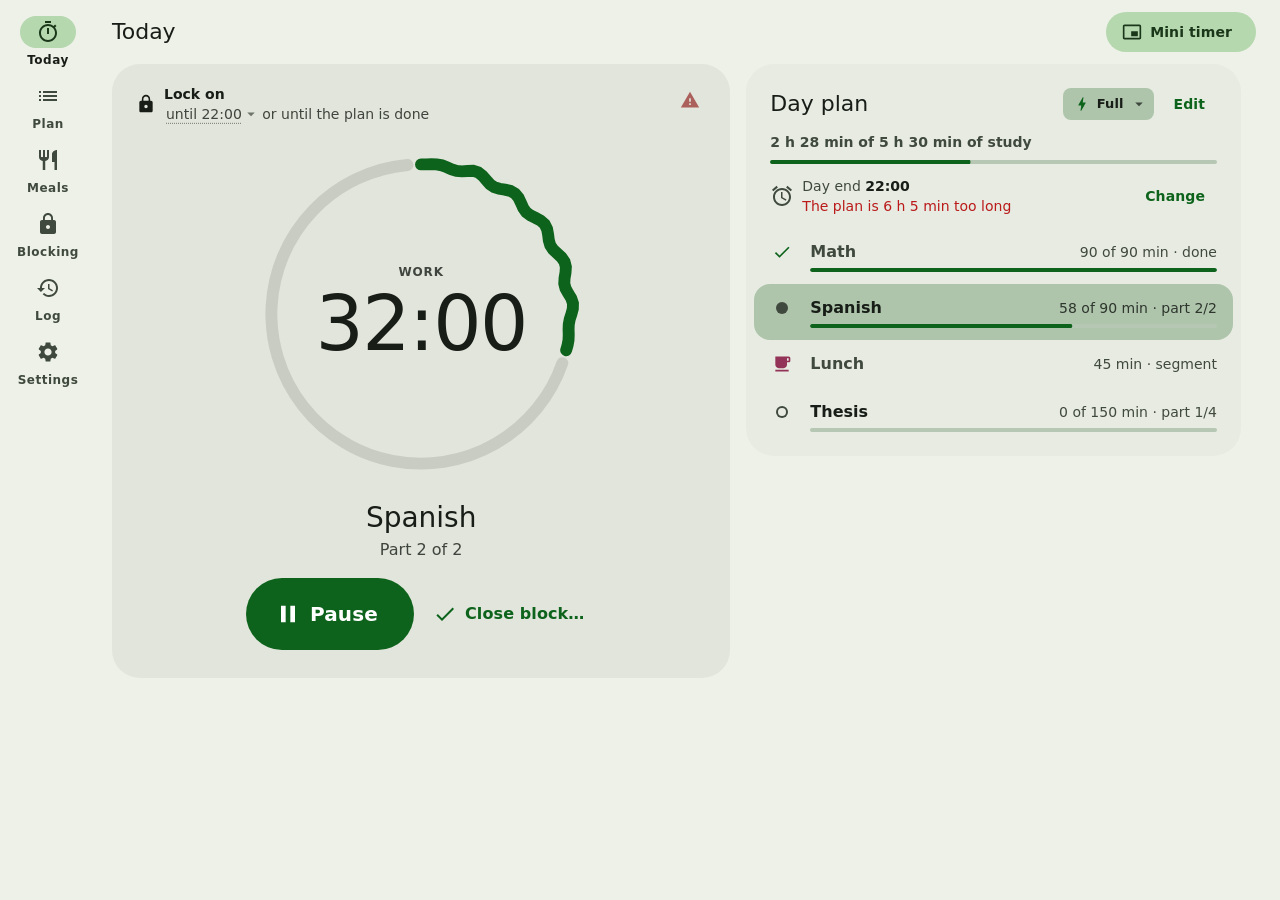
<file: ui/index.html>
<!doctype html>
<html lang="ru">
<head>
  <meta charset="utf-8">
  <meta name="viewport" content="width=device-width, initial-scale=1">
  <title>ClockManage</title>
  <link rel="stylesheet" href="css/scheme-default.css">
  <link rel="stylesheet" href="css/m3.css">
  <link rel="stylesheet" href="css/main.css">
</head>
<body>
  <div class="app">
    <nav class="nav" id="nav"></nav>
    <main class="content">
      <header class="topbar">
        <h1 id="screen-title" class="title-l"></h1>
        <div id="top-actions" class="top-actions"></div>
      </header>
      <div id="banner" class="banner" hidden></div>
      <div id="view" class="view"></div>
    </main>
  </div>
  <div id="snackbar" class="snackbar" popover="manual" role="status" aria-live="polite"><span id="snack-text"></span><button id="snack-act" class="btn text interactive" hidden></button></div>
  <script type="module" src="js/main.js"></script>
</body>
</html>
</file>
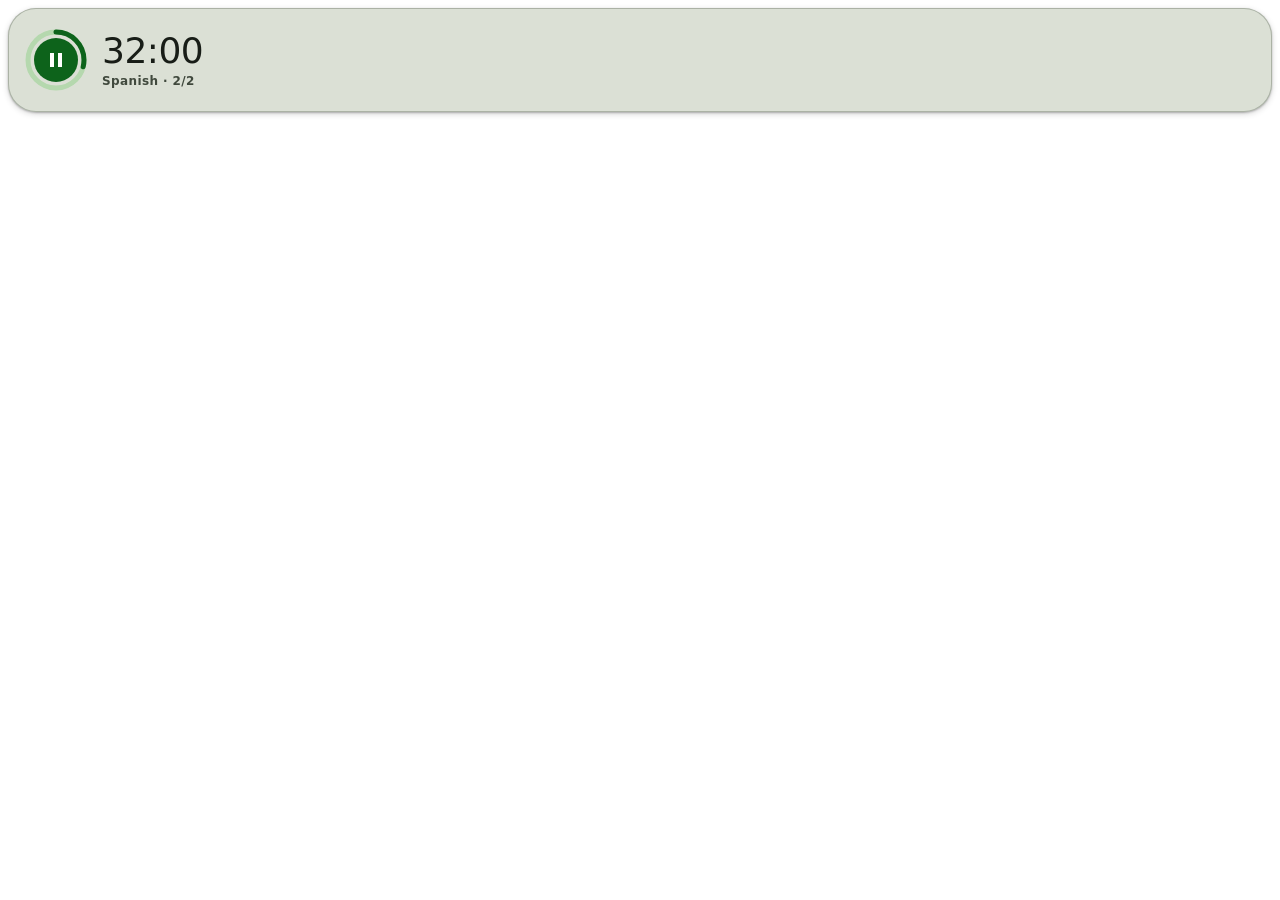
<file: ui/mini.html>
<!doctype html>
<html lang="ru">
<head>
  <meta charset="utf-8">
  <meta name="viewport" content="width=device-width, initial-scale=1">
  <title>ClockManage</title>
  <link rel="stylesheet" href="css/scheme-default.css">
  <link rel="stylesheet" href="css/m3.css">
  <link rel="stylesheet" href="css/mini.css">
</head>
<body>
  <div id="mini" class="mini" data-kind="idle">
    <div class="ring-wrap">
      <svg class="ring" viewBox="0 0 64 64" aria-hidden="true">
        <circle class="track" cx="32" cy="32" r="28"/>
        <circle class="bar" id="bar" cx="32" cy="32" r="28" pathLength="100"/>
      </svg>
      <button id="primary" class="icon-btn filled interactive main-btn"></button>
    </div>
    <div class="info">
      <div id="time" class="time tnum">--:--</div>
      <div id="label" class="label ellipsis">ClockManage</div>
    </div>
    <div class="tools">
      <button id="open" class="icon-btn sm interactive"></button>
      <button id="close" class="icon-btn sm interactive"></button>
    </div>
  </div>
  <script type="module" src="js/mini.js"></script>
</body>
</html>
</file>
<file: ui/css/scheme-default.css>
/* Default scheme (seed #2E7D32, fidelity) — replaced at runtime by js/theme.js. */
:root {
  --md-sys-color-primary: #0d631b;
  --md-sys-color-on-primary: #ffffff;
  --md-sys-color-primary-container: #2e7d32;
  --md-sys-color-on-primary-container: #cbffc2;
  --md-sys-color-inverse-primary: #88d982;
  --md-sys-color-secondary: #476644;
  --md-sys-color-on-secondary: #ffffff;
  --md-sys-color-secondary-container: #c6e9be;
  --md-sys-color-on-secondary-container: #4c6a48;
  --md-sys-color-tertiary: #923357;
  --md-sys-color-on-tertiary: #ffffff;
  --md-sys-color-tertiary-container: #b14b6f;
  --md-sys-color-on-tertiary-container: #ffedf0;
  --md-sys-color-error: #ba1a1a;
  --md-sys-color-on-error: #ffffff;
  --md-sys-color-error-container: #ffdad6;
  --md-sys-color-on-error-container: #93000a;
  --md-sys-color-surface: #edf1e7;
  --md-sys-color-on-surface: #181d17;
  --md-sys-color-surface-variant: #d1dccb;
  --md-sys-color-on-surface-variant: #40493d;
  --md-sys-color-surface-dim: #cdd1c8;
  --md-sys-color-surface-bright: #edf1e7;
  --md-sys-color-surface-container-lowest: #f6f5f0;
  --md-sys-color-surface-container-low: #e7ebe1;
  --md-sys-color-surface-container: #e1e5db;
  --md-sys-color-surface-container-high: #dbe0d5;
  --md-sys-color-surface-container-highest: #d6dad0;
  --md-sys-color-inverse-surface: #2d322b;
  --md-sys-color-inverse-on-surface: #eef2e8;
  --md-sys-color-outline: #707a6c;
  --md-sys-color-outline-variant: #bfcaba;
  --md-sys-color-scrim: #000000;
  --md-sys-color-shadow: #000000;
}
@media (prefers-color-scheme: dark) {
  :root {
    --md-sys-color-primary: #88d982;
    --md-sys-color-on-primary: #003909;
    --md-sys-color-primary-container: #2e7d32;
    --md-sys-color-on-primary-container: #cbffc2;
    --md-sys-color-inverse-primary: #1b6d24;
    --md-sys-color-secondary: #add0a6;
    --md-sys-color-on-secondary: #1a3719;
    --md-sys-color-secondary-container: #304e2e;
    --md-sys-color-on-secondary-container: #9cbe95;
    --md-sys-color-tertiary: #ffb1c7;
    --md-sys-color-on-tertiary: #610931;
    --md-sys-color-tertiary-container: #b14b6f;
    --md-sys-color-on-tertiary-container: #ffedf0;
    --md-sys-color-error: #ffb4ab;
    --md-sys-color-on-error: #690005;
    --md-sys-color-error-container: #93000a;
    --md-sys-color-on-error-container: #ffdad6;
    --md-sys-color-surface: #10150f;
    --md-sys-color-on-surface: #e0e4da;
    --md-sys-color-surface-variant: #40493d;
    --md-sys-color-on-surface-variant: #bfcaba;
    --md-sys-color-surface-dim: #10150f;
    --md-sys-color-surface-bright: #363b34;
    --md-sys-color-surface-container-lowest: #0b0f0a;
    --md-sys-color-surface-container-low: #181d17;
    --md-sys-color-surface-container: #1c211b;
    --md-sys-color-surface-container-high: #262b25;
    --md-sys-color-surface-container-highest: #31362f;
    --md-sys-color-inverse-surface: #e0e4da;
    --md-sys-color-inverse-on-surface: #2d322b;
    --md-sys-color-outline: #8a9485;
    --md-sys-color-outline-variant: #40493d;
    --md-sys-color-scrim: #000000;
    --md-sys-color-shadow: #000000;
  }
}
</file>
<file: ui/css/m3.css>
/* ClockManage — Material 3 system: tokens + components shared by all windows. */

:root {
  /* Typography (M3 type scale on the system font) */
  --font: "Segoe UI Variable Text", "Segoe UI", system-ui, -apple-system, Roboto, sans-serif;
  --font-display: "Segoe UI Variable Display", "Segoe UI", system-ui, -apple-system, Roboto, sans-serif;

  /* Shape */
  --shape-xs: 4px;
  --shape-s: 8px;
  --shape-m: 12px;
  --shape-l: 16px;
  --shape-xl: 28px;
  --shape-full: 999px;

  /* Motion */
  --dur-s1: 100ms;
  --dur-s2: 150ms;
  --dur-m1: 250ms;
  --dur-m2: 300ms;
  --dur-l1: 400ms;
  --dur-l2: 500ms;
  --ease: cubic-bezier(.2, 0, 0, 1);
  --ease-decel: cubic-bezier(0, 0, 0, 1);
  --ease-accel: cubic-bezier(.3, 0, 1, 1);
  --ease-emph-decel: cubic-bezier(.05, .7, .1, 1);
  --ease-emph-accel: cubic-bezier(.3, 0, .8, .15);
  /* M3 Expressive springs, rendered as real spring curves (CSS linear()).
     Tokens from Material Components: spatial damping .8 (stiffness 200/380), fast spatial
     damping .6 / 800, effects damping 1. The curve shape depends only on damping; stiffness
     only sets how long it runs, so each curve comes with its durations. */
  --spring: linear(0, 0.022, 0.078, 0.155, 0.245, 0.339, 0.432, 0.521, 0.603, 0.677, 0.742, 0.799, 0.846, 0.886, 0.919, 0.945, 0.966, 0.982, 0.994, 1.002, 1.008, 1.012, 1.014, 1.015, 1.015, 1.014, 1.013, 1.012, 1.011, 1.009, 1.008, 1.007, 1.005, 1.004, 1.003, 1.003, 1);
  --spring-fast: linear(0, 0.033, 0.118, 0.235, 0.367, 0.503, 0.631, 0.748, 0.847, 0.929, 0.992, 1.038, 1.069, 1.087, 1.094, 1.094, 1.087, 1.077, 1.065, 1.052, 1.04, 1.028, 1.018, 1.01, 1.003, 0.998, 0.994, 0.992, 0.991, 0.991, 0.991, 0.992, 0.993, 0.995, 0.996, 0.997, 1);
  --spring-effects: linear(0, 0.068, 0.207, 0.361, 0.503, 0.623, 0.72, 0.794, 0.851, 0.893, 0.923, 0.946, 0.962, 0.973, 0.981, 0.987, 0.991, 0.994, 0.996, 0.997, 1);
  --dur-spring-fast: 350ms;   /* small things: icons, chips, presses */
  --dur-spring: 420ms;        /* buttons, rows, shape morphs */
  --dur-spring-slow: 600ms;   /* big surfaces, cards, screens */
  --dur-effects: 220ms;       /* colour and opacity */
  --dur-effects-slow: 320ms;

  --focus-ring: 3px solid var(--md-sys-color-secondary);

  /* Calm tints for "category" surfaces (day kinds, badges, progress tracks): a little of the
     accent over a neutral container. Unlike *-container roles they never turn into the raw,
     fully saturated seed colour (the "fidelity" scheme does that, loudly in the dark theme). */
  --tint-strong: color-mix(in srgb, var(--md-sys-color-primary) 22%, var(--md-sys-color-surface-container-high));
  --tint-soft: color-mix(in srgb, var(--md-sys-color-primary) 9%, var(--md-sys-color-surface-container-high));
  --track: color-mix(in srgb, var(--md-sys-color-primary) 16%, var(--md-sys-color-surface-container-highest));
}

* { box-sizing: border-box; }
[hidden] { display: none !important; }

html, body { margin: 0; height: 100%; }

body {
  font-family: var(--font);
  font-size: 14px;
  line-height: 20px;
  color: var(--md-sys-color-on-surface);
  background: var(--md-sys-color-surface);
  -webkit-font-smoothing: antialiased;
  user-select: none;
}

input, textarea, button, select { font: inherit; color: inherit; }

.tnum { font-variant-numeric: tabular-nums; font-feature-settings: "tnum"; }

/* ---- type scale ---- */
.display-l { font: 400 57px/64px var(--font-display); letter-spacing: -.25px; }
.display-m { font: 400 45px/52px var(--font-display); }
.headline-l { font: 400 32px/40px var(--font-display); }
.headline-m { font: 400 28px/36px var(--font-display); }
.headline-s { font: 400 24px/32px var(--font-display); }
.title-l { font: 400 22px/28px var(--font-display); }
.title-m { font: 600 16px/24px var(--font); letter-spacing: .15px; }
.title-s { font: 600 14px/20px var(--font); letter-spacing: .1px; }
.body-l { font: 400 16px/24px var(--font); letter-spacing: .15px; }
.body-m { font: 400 14px/20px var(--font); letter-spacing: .25px; }
.body-s { font: 400 12px/16px var(--font); letter-spacing: .4px; }
.label-l { font: 600 14px/20px var(--font); letter-spacing: .1px; }
.label-m { font: 600 12px/16px var(--font); letter-spacing: .5px; }
.muted { color: var(--md-sys-color-on-surface-variant); }

h1, h2, h3, h4, p { margin: 0; }

/* ---- icons ---- */
.icon { width: 24px; height: 24px; flex: none; fill: currentColor; display: block; }
.icon.s18 { width: 18px; height: 18px; }
.icon.s20 { width: 20px; height: 20px; }

/* ---- state layer + ripple (shared by interactive components) ---- */
.interactive { position: relative; overflow: hidden; isolation: isolate; cursor: pointer; -webkit-tap-highlight-color: transparent; }
.interactive::before {
  content: ""; position: absolute; inset: 0; border-radius: inherit;
  background: currentColor; opacity: 0; pointer-events: none;
  transition: opacity var(--dur-s2) linear;
  z-index: -1;
}
.interactive:hover::before { opacity: .08; }
.interactive:focus-visible::before, .interactive:active::before { opacity: .1; }
.interactive:focus-visible { outline: var(--focus-ring); outline-offset: 2px; }
/* M3 ripple: soft-edged circle grows from the touch point, holds while pressed,
   fades after release. */
.ripple {
  position: absolute; border-radius: 50%; pointer-events: none; z-index: -1;
  background: radial-gradient(closest-side, currentColor 0%, currentColor 62%, transparent 100%);
  opacity: .18; transform: scale(.08);
  animation: ripple-grow 480ms var(--ease-decel) forwards;
  transition: opacity 360ms linear;
}
.ripple.out { opacity: 0; }
@keyframes ripple-grow { to { transform: scale(1); } }

/* ---- buttons: pill that morphs to a squarer shape on press (M3 Expressive) ---- */
.btn {
  --h: 40px;
  display: inline-flex; align-items: center; justify-content: center; gap: 8px;
  height: var(--h); min-width: 64px; padding: 0 24px;
  border: 0; border-radius: var(--shape-full);
  font: 600 14px/20px var(--font); letter-spacing: .1px; white-space: nowrap;
  transition:
    border-radius var(--dur-spring) var(--spring),
    transform var(--dur-spring) var(--spring-fast),
    background-color var(--dur-s2) linear,
    box-shadow var(--dur-s2) linear,
    color var(--dur-s2) linear;
}
/* Press: the pill squares up and sinks a little (fast, no bounce); release springs back. */
.btn:active:not(:disabled) { border-radius: var(--shape-m); transform: scale(.95); transition-duration: 120ms; transition-timing-function: var(--ease); }
.btn .icon { transition: transform var(--dur-spring-fast) var(--spring-fast); }
.btn:hover:not(:disabled) .icon { transform: scale(1.1) rotate(-4deg); }
.btn:active:not(:disabled) .icon { transform: scale(.82); transition-duration: 90ms; }
.btn.released .icon { animation: icon-hop var(--dur-spring) var(--spring-fast); }
@keyframes icon-hop { from { transform: scale(.78); } }
.btn .icon { width: 20px; height: 20px; margin-left: -8px; }
.btn.lg { --h: 56px; padding: 0 28px; font-size: 16px; line-height: 24px; border-radius: var(--shape-full); }
.btn.lg .icon { width: 24px; height: 24px; }
.btn.lg:active:not(:disabled) { border-radius: var(--shape-l); }
.btn.xl { --h: 72px; padding: 0 36px; font: 600 20px/28px var(--font-display); }
.btn.xl .icon { width: 28px; height: 28px; }
.btn.xl:active:not(:disabled) { border-radius: 20px; }

.btn.filled { background: var(--md-sys-color-primary); color: var(--md-sys-color-on-primary); }
.btn.filled:hover:not(:disabled) { box-shadow: 0 1px 2px rgb(0 0 0 / .3), 0 1px 3px 1px rgb(0 0 0 / .15); }
.btn.tonal { background: var(--md-sys-color-secondary-container); color: var(--md-sys-color-on-secondary-container); }
.btn.outlined { background: transparent; color: var(--md-sys-color-primary); box-shadow: inset 0 0 0 1px var(--md-sys-color-outline-variant); }
.btn.text { background: transparent; color: var(--md-sys-color-primary); padding: 0 12px; min-width: 48px; }
.btn.text .icon { margin-left: -4px; }
.btn.danger { color: var(--md-sys-color-error); }
.btn.filled.danger { background: var(--md-sys-color-error); color: var(--md-sys-color-on-error); }
.btn:disabled, .btn.filled:disabled, .btn.tonal:disabled, .btn.filled.danger:disabled {
  cursor: default;
  color: color-mix(in srgb, var(--md-sys-color-on-surface) 38%, transparent);
  background: color-mix(in srgb, var(--md-sys-color-on-surface) 12%, transparent);
  box-shadow: none;
}
.btn.text:disabled, .btn.outlined:disabled { background: transparent; }
.btn:disabled::before { display: none; }
.btn[aria-busy="true"] { pointer-events: none; }

/* Icon buttons */
.icon-btn {
  width: 40px; height: 40px; border: 0; border-radius: var(--shape-full);
  display: inline-grid; place-items: center; flex: none;
  background: transparent; color: var(--md-sys-color-on-surface-variant);
  transition: border-radius var(--dur-spring) var(--spring), transform var(--dur-spring) var(--spring-fast), background-color var(--dur-s2) linear;
}
.icon-btn:active:not(:disabled) { border-radius: var(--shape-m); transform: scale(.9); transition-duration: 120ms; transition-timing-function: var(--ease); }
.icon-btn .icon { transition: transform var(--dur-spring-fast) var(--spring-fast); }
.icon-btn:hover:not(:disabled) .icon { transform: scale(1.1); }
.icon-btn.tonal { background: var(--md-sys-color-secondary-container); color: var(--md-sys-color-on-secondary-container); }
.icon-btn.filled { background: var(--md-sys-color-primary); color: var(--md-sys-color-on-primary); }
.icon-btn.sm { width: 32px; height: 32px; }
.icon-btn.sm .icon { width: 20px; height: 20px; }
.icon-btn:disabled { color: color-mix(in srgb, var(--md-sys-color-on-surface) 38%, transparent); cursor: default; }
.icon-btn:disabled::before { display: none; }

/* ---- text fields (outlined) ---- */
.field { display: flex; flex-direction: column; gap: 4px; min-width: 0; }
.field > label { font: 600 12px/16px var(--font); letter-spacing: .5px; color: var(--md-sys-color-on-surface-variant); padding-left: 4px; }
.field input, .field textarea, .field select {
  height: 48px; padding: 0 14px; min-width: 0; width: 100%;
  border: 1px solid var(--md-sys-color-outline); border-radius: var(--shape-xs);
  background: transparent; color: var(--md-sys-color-on-surface);
  font: 400 16px/24px var(--font); user-select: text;
  transition: border-color var(--dur-s2) linear, box-shadow var(--dur-s2) linear;
}
.field textarea { height: auto; padding: 12px 14px; resize: vertical; }
.field input:hover, .field textarea:hover { border-color: var(--md-sys-color-on-surface); }
.field input:focus, .field textarea:focus, .field select:focus {
  outline: none; border-color: var(--md-sys-color-primary);
  box-shadow: inset 0 0 0 1px var(--md-sys-color-primary);
}
.field input:disabled { opacity: .38; }
.field .support { font: 400 12px/16px var(--font); color: var(--md-sys-color-on-surface-variant); padding-left: 4px; }
.field.invalid input, .field.invalid textarea { border-color: var(--md-sys-color-error); box-shadow: inset 0 0 0 1px var(--md-sys-color-error); }
.field.invalid .support { color: var(--md-sys-color-error); }
input[type="number"]::-webkit-inner-spin-button { opacity: 0; }

/* ---- switch ---- */
.switch {
  appearance: none; -webkit-appearance: none; margin: 0; flex: none; cursor: pointer;
  position: relative; width: 52px; height: 32px; border-radius: var(--shape-full);
  background: var(--md-sys-color-surface-container-highest);
  box-shadow: inset 0 0 0 2px var(--md-sys-color-outline);
  transition: background-color var(--dur-m1) var(--ease), box-shadow var(--dur-m1) var(--ease);
}
.switch::after {
  content: ""; position: absolute; top: 8px; left: 8px; width: 16px; height: 16px; border-radius: 50%;
  background: var(--md-sys-color-outline);
  transition: transform var(--dur-spring) var(--spring-fast), width var(--dur-spring-fast) var(--spring), height var(--dur-spring-fast) var(--spring), top var(--dur-spring-fast) var(--spring), left var(--dur-spring-fast) var(--spring), background-color var(--dur-effects) linear;
}
.switch:checked { background: var(--md-sys-color-primary); box-shadow: none; }
.switch:checked::after { transform: translateX(20px); width: 24px; height: 24px; top: 4px; left: 4px; background: var(--md-sys-color-on-primary); }
.switch:active::after { width: 28px; height: 28px; top: 2px; left: 2px; }
.switch:checked:active::after { transform: translateX(18px); }
.switch:focus-visible { outline: var(--focus-ring); outline-offset: 2px; }
.switch:disabled { opacity: .38; cursor: default; }

/* ---- checkbox ---- */
.check { appearance: none; -webkit-appearance: none; margin: 0; flex: none; width: 18px; height: 18px; border-radius: 2px; border: 2px solid var(--md-sys-color-on-surface-variant); display: grid; place-items: center; cursor: pointer; transition: background-color var(--dur-s2) linear, border-color var(--dur-s2) linear; }
.check:checked { background: var(--md-sys-color-primary); border-color: var(--md-sys-color-primary); }
.check:checked::after { content: ""; width: 5px; height: 10px; border: solid var(--md-sys-color-on-primary); border-width: 0 2px 2px 0; transform: translateY(-1px) rotate(45deg); }
.check:checked::after { animation: ck-box var(--dur-spring-fast) var(--spring-fast); }
@keyframes ck-box { from { transform: translateY(-1px) rotate(45deg) scale(.2); } }
.check:focus-visible { outline: var(--focus-ring); outline-offset: 3px; }

/* ---- chips ---- */
.chips { display: flex; flex-wrap: wrap; gap: 8px; }
.chip {
  height: 32px; padding: 0 16px; border-radius: var(--shape-s); border: 0;
  display: inline-flex; align-items: center; gap: 8px;
  font: 600 14px/20px var(--font); letter-spacing: .1px;
  background: transparent; color: var(--md-sys-color-on-surface-variant);
  box-shadow: inset 0 0 0 1px var(--md-sys-color-outline-variant);
  transition: background-color var(--dur-s2) linear, border-radius var(--dur-m2) var(--spring), padding var(--dur-m1) var(--spring);
}
.chip[aria-pressed="true"] { background: var(--md-sys-color-secondary-container); color: var(--md-sys-color-on-secondary-container); box-shadow: none; padding-left: 8px; }
.chip .icon { width: 18px; height: 18px; }
.chip:disabled { opacity: .38; cursor: default; }
.chip.input { padding: 0 12px; justify-content: center; background: transparent; color: var(--md-sys-color-on-surface); cursor: default; }
.chip.input.removable { padding: 0 4px 0 12px; gap: 4px; }
.chip.input .x { width: 24px; height: 24px; border: 0; border-radius: 50%; display: grid; place-items: center; background: transparent; color: var(--md-sys-color-on-surface-variant); }
.chip.input .x .icon { width: 18px; height: 18px; }

/* ---- segmented buttons ---- */
.segmented { display: inline-flex; border-radius: var(--shape-full); box-shadow: inset 0 0 0 1px var(--md-sys-color-outline); overflow: hidden; }
.segmented button {
  height: 40px; padding: 0 16px; border: 0; background: transparent; color: var(--md-sys-color-on-surface);
  font: 600 14px/20px var(--font); display: inline-flex; align-items: center; gap: 8px;
  border-left: 1px solid var(--md-sys-color-outline);
  transition: background-color var(--dur-m1) var(--ease);
}
.segmented button:first-child { border-left: 0; }
.segmented button[aria-pressed="true"] { background: var(--md-sys-color-secondary-container); color: var(--md-sys-color-on-secondary-container); }
.segmented button .ck { display: none; }
.segmented button[aria-pressed="true"] .ck { display: block; }

/* ---- check mark: one stroke glyph for chips, segmented buttons, menus and swatches ---- */
.ck { width: 18px; height: 18px; flex: none; fill: none; stroke: currentColor; stroke-width: 2.6; stroke-linecap: round; stroke-linejoin: round; overflow: visible; }
/* Played only on the control the user just changed (.just), never on a plain re-render. */
.just .ck { animation: ck-pop var(--dur-spring) var(--spring-fast); }
.just .ck path { stroke-dasharray: 1; animation: ck-draw 280ms var(--ease) 40ms both; }
@keyframes ck-pop { from { transform: scale(.3) rotate(-12deg); } }
@keyframes ck-draw { from { stroke-dashoffset: 1; } to { stroke-dashoffset: 0; } }

/* ---- tooltip (plain and rich) ---- */
.tooltip {
  position: fixed; z-index: 100; left: 0; top: 0; max-width: 280px; padding: 6px 10px;
  border-radius: var(--shape-s); pointer-events: none; white-space: pre-line;
  background: var(--md-sys-color-inverse-surface); color: var(--md-sys-color-inverse-on-surface);
  font: 400 12px/16px var(--font); letter-spacing: .3px;
  opacity: 0; transform: scale(.9);
  transition: opacity 110ms linear, transform var(--dur-spring-fast) var(--spring);
}
.tooltip.show { opacity: 1; transform: none; transition: opacity var(--dur-effects) linear, transform var(--dur-spring) var(--spring); }
.tooltip.rich {
  max-width: 320px; padding: 12px 16px; border-radius: var(--shape-m);
  background: var(--md-sys-color-surface-container-highest); color: var(--md-sys-color-on-surface-variant);
  font: 400 14px/20px var(--font); letter-spacing: .2px;
  box-shadow: 0 2px 6px 2px rgb(0 0 0 / .15), 0 1px 2px rgb(0 0 0 / .3);
}
.tooltip.rich b { display: block; font: 600 14px/20px var(--font); color: var(--md-sys-color-on-surface); margin-bottom: 4px; }

/* ---- menu ---- */
.menu {
  position: fixed; z-index: 90; min-width: 232px; max-width: 360px; padding: 6px;
  border-radius: var(--shape-l); background: var(--md-sys-color-surface-container);
  color: var(--md-sys-color-on-surface);
  box-shadow: 0 2px 6px 2px rgb(0 0 0 / .15), 0 1px 2px rgb(0 0 0 / .3);
  opacity: 0; transform: scaleY(.7);
  transition: opacity 120ms linear, transform var(--dur-spring) var(--spring);
}
.menu.open { opacity: 1; transform: none; }
.menu.closing { opacity: 0; transform: scale(.97); transition: opacity 140ms linear, transform 160ms var(--ease-emph-accel); }
.menu-title { padding: 8px 12px 6px; font: 600 12px/16px var(--font); letter-spacing: .5px; color: var(--md-sys-color-on-surface-variant); }
.menu-item {
  display: flex; align-items: center; gap: 12px; width: 100%; min-height: 48px; padding: 8px 12px;
  border: 0; border-radius: var(--shape-m); background: transparent; color: inherit; text-align: left;
  transition: background-color var(--dur-effects) linear, border-radius var(--dur-spring) var(--spring);
}
.menu.open .menu-item { animation: menu-item-in 300ms var(--ease-emph-decel) calc(var(--n) * 28ms + 30ms) both; }
@keyframes menu-item-in { from { opacity: 0; transform: translateY(-6px); } }
.menu-item:focus-visible { outline: none; }
.menu-item:focus-visible::before { opacity: .12; }
.menu-item[aria-checked="true"], .menu-item.chosen { background: var(--md-sys-color-secondary-container); color: var(--md-sys-color-on-secondary-container); border-radius: 20px; }
.menu-item[aria-disabled="true"] { cursor: default; }
.menu-item[aria-disabled="true"] > * { opacity: .38; }
.menu-item[aria-disabled="true"]::before { display: none; }
.menu-item .lead { display: grid; place-items: center; width: 24px; flex: none; color: var(--md-sys-color-on-surface-variant); }
.menu-item[aria-checked="true"] .lead { color: inherit; }
.menu-item .txt { flex: 1; min-width: 0; display: flex; flex-direction: column; }
.menu-item .l { font: 400 14px/20px var(--font); letter-spacing: .25px; }
.menu-item .s { font: 400 12px/16px var(--font); color: var(--md-sys-color-on-surface-variant); }
.menu-item[aria-checked="true"] .s { color: inherit; opacity: .8; }
.menu-item .trail { display: grid; place-items: center; }
.menu-item .trail .ck { animation: ck-pop var(--dur-spring) var(--spring-fast) 120ms both; }
.menu-div { height: 1px; margin: 6px 12px; background: var(--md-sys-color-outline-variant); }
.menu-note { margin: 4px 6px 2px; padding: 8px 6px 4px; border-top: 1px solid var(--md-sys-color-outline-variant); font: 400 12px/16px var(--font); color: var(--md-sys-color-on-surface-variant); }

/* ---- progress ---- */
.linear {
  --v: 0;
  height: 4px; border-radius: 2px; overflow: hidden; background: var(--track);
  position: relative;
}
.linear::after {
  content: ""; position: absolute; inset: 0; border-radius: 2px;
  background: var(--md-sys-color-primary);
  transform-origin: left; transform: scaleX(var(--v));
  transition: transform var(--dur-l1) var(--ease);
}

/* ---- dialog ---- */
dialog.m3 {
  border: 0; padding: 0; max-width: min(560px, calc(100vw - 32px)); width: 100%;
  border-radius: var(--shape-xl); background: var(--md-sys-color-surface-container-high); color: var(--md-sys-color-on-surface);
  box-shadow: 0 8px 12px 6px rgb(0 0 0 / .15), 0 4px 4px rgb(0 0 0 / .3);
  user-select: text;
}
dialog.m3::backdrop { background: rgb(0 0 0 / .32); }
/* Opens from the button that was pressed (transform-origin set in JS). Only transform and
   opacity animate: they run on the GPU; the old clip-path repainted the window every frame. */
dialog.m3[open] { animation: dialog-in var(--dur-spring) var(--spring-fast), fade-in 120ms var(--ease) both; }
dialog.m3[open]::backdrop { animation: fade-in 160ms linear; }
dialog.m3.closing { animation: dialog-out var(--dur-s2) var(--ease-emph-accel) forwards; }
dialog.m3[open] .dlg > * { animation: rise-in var(--dur-spring) var(--spring-fast) both; animation-delay: calc(var(--i, 0) * 30ms + 30ms); }
@keyframes rise-in { from { opacity: 0; transform: translateY(10px); } }
@keyframes dialog-in { from { transform: scale(.86); } to { transform: none; } }
@keyframes dialog-out { to { opacity: 0; transform: scale(.96); } }
@keyframes fade-in { from { opacity: 0; } }
.dlg { padding: 24px; display: flex; flex-direction: column; gap: 16px; }
.dlg h2 { font: 400 24px/32px var(--font-display); }
.dlg .actions { display: flex; justify-content: flex-end; gap: 8px; margin-top: 8px; flex-wrap: wrap; }

/* ---- snackbar ---- */
.snackbar {
  position: fixed; left: 50%; bottom: 24px; z-index: 50;
  min-width: 288px; max-width: min(560px, calc(100vw - 32px));
  padding: 14px 16px; border-radius: var(--shape-xs);
  background: var(--md-sys-color-inverse-surface); color: var(--md-sys-color-inverse-on-surface);
  display: flex; gap: 12px; align-items: center;
  box-shadow: 0 3px 5px rgb(0 0 0 / .2);
  transform: translate(-50%, 24px); opacity: 0; pointer-events: none;
  transition: transform var(--dur-spring) var(--spring), opacity var(--dur-effects) linear;
}
.snackbar.show { transform: translate(-50%, 0); opacity: 1; pointer-events: auto; }
.snackbar[popover] { inset: auto auto 24px 50%; margin: 0; border: 0; overflow: visible; color: var(--md-sys-color-inverse-on-surface); }
.snackbar[popover]:popover-open { display: flex; }
.snackbar .btn.text { color: var(--md-sys-color-inverse-primary); margin: -8px -8px -8px auto; }

/* ---- lists ---- */
.list { list-style: none; margin: 0; padding: 0; }
.row { display: flex; align-items: center; gap: 16px; min-height: 56px; padding: 8px 16px; }
.row .grow { flex: 1; min-width: 0; }
.row .trail { margin-left: auto; flex: none; }
.ellipsis { overflow: hidden; text-overflow: ellipsis; white-space: nowrap; }

.divider { height: 1px; background: var(--md-sys-color-outline-variant); border: 0; margin: 0; }

.sr-only { position: absolute; width: 1px; height: 1px; overflow: hidden; clip: rect(0 0 0 0); white-space: nowrap; }

/* ---- hand-drawn doodles ---- */
.doodle { overflow: visible; }
.doodle .ink { fill: none; stroke: var(--ink, var(--md-sys-color-on-surface)); stroke-width: 5; stroke-linecap: round; stroke-linejoin: round; }
.doodle .ink.thin { stroke-width: 3.5; }
/* Fills are soft tints, so the ink outline always reads on top (the "fidelity" scheme's
   containers can be as dark as the seed colour itself). */
.doodle .fill-p { fill: color-mix(in srgb, var(--md-sys-color-primary) 36%, var(--md-sys-color-surface-container-lowest)); }
.doodle .fill-t { fill: color-mix(in srgb, var(--md-sys-color-tertiary) 36%, var(--md-sys-color-surface-container-lowest)); }
.doodle .fill-s { fill: var(--md-sys-color-secondary-container); }
.doodle .fill-bg { fill: var(--md-sys-color-surface-container-lowest); }
.doodle .fill-sun { fill: color-mix(in srgb, #f5c04a 70%, var(--md-sys-color-surface-container-lowest)); }
.doodle .draw { stroke-dasharray: 1; stroke-dashoffset: 1; }
.doodle.play .draw { animation: draw var(--d, 700ms) var(--ease) forwards; animation-delay: var(--delay, 0ms); }
.doodle .pop { opacity: 0; transform-box: fill-box; transform-origin: center; }
.doodle.play .pop { animation: pop 460ms var(--ease-emph-decel) forwards; animation-delay: var(--delay, 0ms); }
/* Fill that only fades in: stays exactly under its outline (no scaling from its own centre). */
.doodle .fade { opacity: 0; }
.doodle.play .fade { animation: fade-to 420ms var(--ease) forwards; animation-delay: var(--delay, 0ms); }
@keyframes fade-to { to { opacity: 1; } }
@keyframes draw { to { stroke-dashoffset: 0; } }
@keyframes pop { from { opacity: 0; transform: scale(.94); } to { opacity: 1; transform: none; } }
.doodle { cursor: pointer; transform-origin: 50% 90%; }
/* At rest: a slow float and breath. Only the svg box moves, so the filtered drawing is
   rasterised once and composited. Comes before .poke so a poke still wins. */
.doodle.settled { animation: doodle-float 5.2s cubic-bezier(.45, 0, .55, 1) infinite; will-change: transform; }
@keyframes doodle-float { 0%, 100% { transform: none; } 50% { transform: translateY(-5px) rotate(-.6deg) scale(1.012); } }
.doodle.poke { animation: poke 640ms var(--ease); }
@keyframes poke { 0% { transform: none; } 25% { transform: scale(1.06, .92); } 55% { transform: scale(.97, 1.04); } 100% { transform: none; } }

/* ---- micro-interactions ---- */
.icon.morph path { transition: d 420ms var(--ease-emph-decel); }
.btn .lbl { display: inline-block; }
.btn.enter { animation: btn-in var(--dur-spring) var(--spring-fast) both; }
@keyframes btn-in { from { opacity: 0; transform: scale(.7); } }
.pop-in { animation: pop-in var(--dur-spring) var(--spring-fast); }
@keyframes pop-in { 0% { transform: scale(.4) rotate(-20deg); opacity: 0; } 100% { transform: none; opacity: 1; } }

/* ---- doodle state animations ---- */
.doodle.play .arms { transform-box: view-box; transform-origin: 120px 112px; animation: reach 1.2s var(--ease) 1.1s 2; }
@keyframes reach { 0%, 100% { transform: none; } 50% { transform: translateY(-7px) scale(1.04, 1.1); } }
.doodle.play .reach-lines { animation: waves 1.2s linear 1.1s 2; transform-box: view-box; transform-origin: 120px 60px; }
.doodle.play .bubbles { animation: bubbles 1.6s var(--ease) 1.4s 1; }
@keyframes bubbles { 0% { transform: none; opacity: 1; } 70% { transform: translateY(-40px); opacity: 0; } 71% { transform: none; opacity: 0; } 100% { transform: none; opacity: 1; } }
/* "No-no-no": a pendulum from the wrist with a decaying swing (ease-in-out per swing, so it
   slows at each extreme like a real hand). Arcs flash on the side the finger just reached. */
.wagging .wag { transform-box: view-box; transform-origin: 114px 222px; animation: wag 1.5s cubic-bezier(.45, 0, .55, 1) 720ms 1; }
@keyframes wag { 0%, 92%, 100% { transform: none; } 14% { transform: rotate(-13deg); } 36% { transform: rotate(12deg); } 58% { transform: rotate(-9deg); } 78% { transform: rotate(5deg); } }
.doodle .wag-arcs { opacity: 0; }
.wagging .wag-arcs.left { animation: arcs-l 1.5s var(--ease) 720ms 1; }
.wagging .wag-arcs.right { animation: arcs-r 1.5s var(--ease) 720ms 1; }
@keyframes arcs-l { 0%, 6%, 28%, 50%, 70%, 100% { opacity: 0; } 14% { opacity: 1; } 58% { opacity: .6; } }
@keyframes arcs-r { 0%, 28%, 48%, 70%, 90%, 100% { opacity: 0; } 36% { opacity: 1; } 78% { opacity: .5; } }
/* Alarm clock ringing: short hammer bursts synchronised with the sound. */
.ringing .shake { transform-box: view-box; transform-origin: 120px 140px; animation: shake 1.05s linear 1.3s 3; }
@keyframes shake {
  0%, 70%, 100% { transform: none; }
  5% { transform: rotate(-7deg) translateY(-2px); }
  10% { transform: rotate(7deg) translateY(-2px); }
  15% { transform: rotate(-7deg) translateY(-2px); }
  20% { transform: rotate(7deg); }
  25% { transform: rotate(-6deg); }
  30% { transform: rotate(6deg); }
  35% { transform: rotate(-5deg); }
  40% { transform: rotate(5deg); }
  45% { transform: rotate(-3deg); }
  55% { transform: rotate(2deg); }
}
.ringing .waves { animation: waves 1.05s linear 1.3s 3; transform-box: view-box; transform-origin: 120px 132px; }
@keyframes waves { 0%, 70%, 100% { opacity: 1; transform: scale(1); } 20% { opacity: .5; transform: scale(1.08); } 40% { opacity: 1; transform: scale(1.14); } }

.steaming .steam { animation: steam 2.8s var(--ease) 1.4s 1; transform-box: view-box; }
.writing .pencil { transform-box: view-box; transform-origin: 128px 148px; animation: scribble 1.6s var(--ease) 1.6s 1; }
@keyframes scribble { 0%, 100% { transform: none; } 20% { transform: translate(-6px, 3px) rotate(-4deg); } 40% { transform: translate(4px, -2px) rotate(3deg); } 60% { transform: translate(-3px, 2px) rotate(-2deg); } 80% { transform: translate(2px, 0) rotate(1deg); } }
.writing .steam { animation: steam 2.8s var(--ease) 1.9s 1; transform-box: view-box; }
/* Day off: the hammock rocks a little from its posts, the z's float up for as long as it rests. */
.resting .sway { transform-box: view-box; transform-origin: 120px 98px; animation: sway 2.6s cubic-bezier(.45, 0, .55, 1) 1.3s 2; }
@keyframes sway { 0%, 100% { transform: none; } 30% { transform: rotate(2.5deg); } 70% { transform: rotate(-2deg); } }
/* Each z drifts up at an even pace from where it was drawn, grows, rocks and melts away, then
   comes back from below to the same spot; the three run a third of a loop apart, so it reads
   as one stream of z's rising from the head. Linear: no stops at the keyframes. */
.doodle .zzz .z { transform-box: fill-box; transform-origin: center; }
.resting .zzz .z { animation: zzz 4.2s linear 2s infinite; }
.resting .zzz .z1 { animation-delay: 3.4s; }
.resting .zzz .z2 { animation-delay: 4.8s; }
@keyframes zzz {
  0%, 100% { transform: translate(0, 0) rotate(0deg) scale(1); opacity: 1; }
  25% { transform: translate(4px, -6px) rotate(6deg) scale(1.08); opacity: 1; }
  50% { transform: translate(6px, -12px) rotate(0deg) scale(1.16); opacity: .6; }
  75% { transform: translate(8px, -18px) rotate(-6deg) scale(1.24); opacity: 0; }
  76% { transform: translate(-4px, 6px) rotate(-10deg) scale(.6); opacity: 0; }
}
@keyframes steam { 0% { transform: none; opacity: 1; } 60% { transform: translateY(-10px); opacity: .25; } 100% { transform: none; opacity: 1; } }

.locking .shackle { transform: translateY(-22px); animation: shackle var(--dur-spring) var(--spring-fast) 900ms forwards; }
@keyframes shackle { to { transform: none; } }


@media (prefers-reduced-motion: reduce) {
  .locking .shackle { transform: none; }
  *, *::before, *::after { animation-duration: 1ms !important; animation-delay: 0ms !important; animation-iteration-count: 1 !important; transition-duration: 1ms !important; }
  .doodle .draw { stroke-dashoffset: 0; }
  .doodle .pop, .doodle .fade { opacity: 1; }
  .doodle .wag-arcs { opacity: .5; }
}
.snackbar #snack-act { min-width: 0; white-space: nowrap; }
.snackbar #snack-act[hidden] { display: none; }
.snackbar { overflow: hidden; }
.snackbar .snack-bar { position: absolute; left: 0; right: 0; bottom: 0; height: 3px; background: var(--md-sys-color-inverse-primary); transform-origin: left; }
</file>
<file: ui/css/main.css>
/* Main window layout and screens. */
body { background: var(--md-sys-color-surface); overflow: hidden; }

.app { display: grid; grid-template-columns: 96px 1fr; height: 100vh; }

/* ---- navigation rail (≥600px) / bar (<600px) ---- */
.nav {
  display: flex; flex-direction: column; align-items: center; gap: 4px;
  padding: 16px 0; background: var(--md-sys-color-surface); position: relative;
}
.nav-ind {
  position: absolute; left: 0; top: 0; width: 56px; height: 32px; pointer-events: none;
  border-radius: var(--shape-full); background: var(--md-sys-color-secondary-container);
}
.nav .dest { position: relative; z-index: 1; }
.nav .dest {
  width: 80px; border: 0; background: transparent; padding: 0; cursor: pointer;
  display: flex; flex-direction: column; align-items: center; gap: 4px; margin-bottom: 8px;
  color: var(--md-sys-color-on-surface-variant); font: 600 12px/16px var(--font); letter-spacing: .5px;
}
.nav .dest .pill {
  width: 56px; height: 32px; border-radius: var(--shape-full); display: grid; place-items: center;
  position: relative; overflow: hidden; isolation: isolate;
  transition: width var(--dur-spring) var(--spring-fast), background-color var(--dur-effects) var(--ease);
}
.nav .dest .pill::before { content: ""; position: absolute; inset: 0; background: currentColor; opacity: 0; transition: opacity var(--dur-s2) linear; z-index: -1; border-radius: inherit; }
.nav .dest:hover .pill::before { opacity: .08; }
.nav .dest:active .pill::before { opacity: .12; }
.nav .dest:focus-visible { outline: none; }
.nav .dest:focus-visible .pill { outline: var(--focus-ring); outline-offset: 2px; }
.nav .dest[aria-current="page"] { color: var(--md-sys-color-on-surface); }
.nav .dest[aria-current="page"] .pill { color: var(--md-sys-color-on-secondary-container); }
@keyframes pill-in { from { width: 24px; } }
.nav .dest .badge {
  position: absolute; top: 2px; right: 12px; width: 8px; height: 8px; border-radius: 50%;
  background: var(--md-sys-color-error);
}
.nav .spacer { flex: 1; }

.content { display: flex; flex-direction: column; min-width: 0; min-height: 0; background: var(--md-sys-color-surface); }
.topbar { display: flex; align-items: center; gap: 12px; min-height: 64px; padding: 8px 24px 8px 16px; }
.topbar h1 { flex: 1; min-width: 0; }
.top-actions { display: flex; gap: 8px; align-items: center; }

.banner {
  margin: 0 24px 8px 16px; padding: 12px 16px; border-radius: var(--shape-l);
  display: flex; gap: 12px; align-items: center;
  background: var(--md-sys-color-error-container); color: var(--md-sys-color-on-error-container);
}
.banner .icon { flex: none; }

.view { flex: 1; min-height: 0; overflow: auto; padding: 0 24px 24px 16px; scrollbar-gutter: stable; }
/* Screen change: the new screen rises and fades in on the slow spatial spring. */
.view.enter { animation: fade-through var(--dur-spring-slow) var(--spring), fade-in 360ms var(--ease) both; }
@keyframes fade-through { from { transform: translateY(14px) scale(.985); } }

@media (max-width: 599px) {
  .app { grid-template-columns: 1fr; grid-template-rows: 1fr auto; }
  .nav { grid-row: 2; flex-direction: row; justify-content: space-around; padding: 12px 0 16px; background: var(--md-sys-color-surface-container); gap: 0; }
  .nav .dest { width: auto; flex: 1; min-width: 0; margin: 0; font-size: 11px; letter-spacing: .2px; }
  .nav .dest > span:last-child { max-width: 100%; overflow: hidden; text-overflow: ellipsis; white-space: nowrap; }
  .nav .spacer, .nav .rail-only { display: none; }
  .topbar { padding: 8px 16px; }
  .view { padding: 0 16px 16px; }
  .banner { margin: 0 16px 8px; }
}

/* ---- section primitives ---- */
.section { display: flex; flex-direction: column; gap: 4px; }
.section + .section { margin-top: 24px; }
.section > h2 { font: 600 14px/20px var(--font); letter-spacing: .1px; color: var(--md-sys-color-primary); padding: 8px 0; }
.surface { background: var(--md-sys-color-surface-container-low); border-radius: var(--shape-xl); }
.pad { padding: 20px 24px; }
.stack { display: flex; flex-direction: column; gap: 12px; }
.hstack { display: flex; gap: 12px; align-items: center; flex-wrap: wrap; }
.note-text { font: 400 14px/20px var(--font); color: var(--md-sys-color-on-surface-variant); }
.readable { max-width: 760px; }

/* ================= TODAY ================= */
.today { display: grid; grid-template-columns: minmax(0, 1.25fr) minmax(300px, 1fr); gap: 16px; align-items: start; }
@media (max-width: 919px) { .today { grid-template-columns: 1fr; } }

.hero {
  position: relative; border-radius: var(--shape-xl); padding: 20px 24px 28px;
  background: var(--md-sys-color-surface-container);
  display: flex; flex-direction: column; align-items: center; gap: 16px; min-height: 520px;
  transition: background-color 520ms var(--ease), color 520ms var(--ease), border-radius var(--dur-spring-slow) var(--spring);
}
.hero[data-kind="await"] { background: var(--md-sys-color-primary-container); color: var(--md-sys-color-on-primary-container); border-radius: 48px; }
.hero[data-kind="break"], .hero[data-kind="lunch_break"] { background: var(--md-sys-color-tertiary-container); color: var(--md-sys-color-on-tertiary-container); }
.hero[data-kind="done"] { background: var(--md-sys-color-secondary-container); color: var(--md-sys-color-on-secondary-container); }

.lockline { align-self: stretch; display: flex; align-items: center; gap: 8px; min-height: 40px; font: 600 14px/20px var(--font); }
.lockline .grow { text-wrap: pretty; }
.lockline .icon { width: 20px; height: 20px; }
.lockline .grow { flex: 1; min-width: 0; }
.lockline .when { display: block; font-weight: 400; opacity: .8; }
.lockline .when:empty { display: none; }
.lockline.open { color: var(--md-sys-color-error); }
/* The day end inside the lock line: reads as text, is a button (move the end later). */
.when-btn {
  display: inline-flex; align-items: center; gap: 0; margin: -2px -4px; padding: 2px 2px 2px 6px;
  border: 0; border-radius: var(--shape-s); background: transparent; color: inherit; font: inherit;
  text-decoration: underline dotted color-mix(in srgb, currentColor 55%, transparent); text-underline-offset: 4px;
  transition: border-radius var(--dur-spring) var(--spring), background-color var(--dur-effects) linear;
}
.when-btn .icon { width: 18px !important; height: 18px !important; opacity: .7; transition: transform var(--dur-spring) var(--spring-fast); }
.when-btn[aria-expanded="true"] { background: color-mix(in srgb, currentColor 10%, transparent); border-radius: var(--shape-m); }
.when-btn[aria-expanded="true"] .icon { transform: rotate(180deg); }

/* Kind of today, next to the plan title. */
.kind-chip {
  display: inline-flex; align-items: center; gap: 6px; height: 32px; padding: 0 6px 0 10px; align-self: center;
  border: 0; border-radius: var(--shape-s); font: 600 13px/20px var(--font); letter-spacing: .1px;
  background: var(--tint-soft); color: var(--md-sys-color-on-surface);
  transition: border-radius var(--dur-spring) var(--spring), background-color var(--dur-effects-slow) var(--ease), transform var(--dur-spring) var(--spring-fast);
}
.kind-chip[data-kind="full"] { background: var(--tint-strong); }
.kind-chip[data-kind="full"] .icon:first-child { color: var(--md-sys-color-primary); }
.kind-chip[data-kind="off"] { background: transparent; color: var(--md-sys-color-on-surface-variant); box-shadow: inset 0 0 0 1px var(--md-sys-color-outline-variant); }
.kind-chip .icon { width: 18px; height: 18px; }
.kind-chip .caret { width: 18px; height: 18px; opacity: .75; transition: transform var(--dur-spring) var(--spring-fast); }
.kind-chip[aria-expanded="true"] { border-radius: var(--shape-l); }
.kind-chip[aria-expanded="true"] .caret { transform: rotate(180deg); }
.kind-chip:active { transform: scale(.95); transition-duration: 120ms; }
.kind-chip.just .icon:first-child { animation: pop-in var(--dur-spring) var(--spring-fast); }
.hero[data-kind="await"] .lockline.open, .hero[data-kind="break"] .lockline.open { color: inherit; }

.dial { position: relative; width: min(340px, 72vw); aspect-ratio: 1; display: grid; place-items: center; margin-top: 4px; }
.dial > svg#ring { position: absolute; inset: 0; width: 100%; height: 100%; overflow: visible; }
.dial .track { fill: none; stroke: color-mix(in srgb, currentColor 12%, transparent); stroke-width: 7; stroke-linecap: round; }
.dial .wave { fill: none; stroke: var(--md-sys-color-primary); stroke-width: 7; stroke-linecap: round; transition: stroke var(--dur-m2) linear; }
/* On coloured heroes the wave takes the text colour: container + its accent can be nearly
   the same tone (fidelity schemes), the "on" colour never is. */
.hero[data-kind="break"] .dial .wave, .hero[data-kind="lunch_break"] .dial .wave { stroke: currentColor; }
.hero[data-kind="break"] .dial .track, .hero[data-kind="lunch_break"] .dial .track { stroke: color-mix(in srgb, currentColor 16%, transparent); }
.hero[data-paused="true"] .dial .wave { stroke: var(--md-sys-color-outline); }
.dial .center { position: relative; text-align: center; display: flex; flex-direction: column; align-items: center; gap: 4px; padding: 0 24px; }
.dial .big { font: 300 76px/80px var(--font-display); letter-spacing: -1.5px; }
.dial .big span { display: inline-block; }
.dial .big span.tick { animation: digit 320ms var(--ease-emph-decel); }
@keyframes digit { from { transform: translateY(-35%); opacity: 0; filter: blur(2px); } }
.dial .state { font: 600 12px/16px var(--font); letter-spacing: .8px; text-transform: uppercase; opacity: .8; min-height: 16px; }
.hero[data-paused="true"] .dial .big { opacity: .55; }
/* Fixed box so the doodle never changes size while it draws in. */
.dial .art { width: 92%; height: 92%; display: grid; place-items: center; contain: layout size; }
.dial .art svg { width: 100%; height: 100%; display: block; }
.dial:has(.art:not([hidden])) svg#ring { opacity: 0; }
.hero { --hero-bg: var(--md-sys-color-surface-container); }
.hero[data-kind="await"] { --hero-bg: var(--md-sys-color-primary-container); --hero-fg: var(--md-sys-color-on-primary-container); }
.hero[data-kind="break"], .hero[data-kind="lunch_break"] { --hero-bg: var(--md-sys-color-tertiary-container); --hero-fg: var(--md-sys-color-on-tertiary-container); }
.hero[data-kind="done"] { --hero-bg: var(--md-sys-color-secondary-container); --hero-fg: var(--md-sys-color-on-secondary-container); }
/* On a coloured hero the buttons are built from that hero's own pair of colours, so a green
   button never lands on a pink break card. */
.hero[data-kind="await"] .controls .btn, .hero[data-kind="break"] .controls .btn,
.hero[data-kind="lunch_break"] .controls .btn, .hero[data-kind="done"] .controls .btn { color: var(--hero-fg); }
.hero[data-kind="await"] .controls .btn.filled, .hero[data-kind="break"] .controls .btn.filled,
.hero[data-kind="lunch_break"] .controls .btn.filled, .hero[data-kind="done"] .controls .btn.filled { background: var(--hero-fg); color: var(--hero-bg); }
.hero[data-kind="await"] .controls .btn.tonal, .hero[data-kind="break"] .controls .btn.tonal,
.hero[data-kind="lunch_break"] .controls .btn.tonal, .hero[data-kind="done"] .controls .btn.tonal { background: color-mix(in srgb, var(--hero-fg) 14%, transparent); }
.hero[data-kind="await"] .controls .btn.outlined, .hero[data-kind="break"] .controls .btn.outlined,
.hero[data-kind="lunch_break"] .controls .btn.outlined, .hero[data-kind="done"] .controls .btn.outlined { background: transparent; box-shadow: inset 0 0 0 1px color-mix(in srgb, var(--hero-fg) 45%, transparent); }
.hero .controls .btn { transition: border-radius var(--dur-spring) var(--spring), transform var(--dur-spring) var(--spring-fast), background-color 520ms var(--ease), color 520ms var(--ease), box-shadow var(--dur-effects) linear; }
.hero .doodle { --ink: currentColor; }
.hero .doodle .fill-bg { fill: var(--hero-bg); }
.hero .doodle .fill-p { fill: color-mix(in srgb, currentColor 22%, var(--hero-bg)); }
.hero .doodle .fill-t { fill: color-mix(in srgb, var(--md-sys-color-tertiary) 40%, var(--hero-bg)); }
.hero .doodle .fill-sun { fill: color-mix(in srgb, #f5c04a 75%, var(--hero-bg)); }

.phase-title { text-align: center; }
.phase-title h2 { font: 400 28px/36px var(--font-display); }
.phase-title p { font: 400 16px/24px var(--font); opacity: .8; margin-top: 2px; }

.controls { display: flex; gap: 12px; align-items: center; justify-content: center; flex-wrap: wrap; margin-top: auto; }

.side { display: flex; flex-direction: column; gap: 16px; min-width: 0; }
.plan-card { padding: 20px 8px 12px; }
.plan-card .head { padding: 0 16px 12px; display: flex; flex-direction: column; gap: 8px; }
.plan-card .head .row1 { display: flex; align-items: center; gap: 8px; }
.plan-card .head .row1 h2 { font: 400 22px/28px var(--font-display); flex: 1; }
.plan-card .total { font: 600 14px/20px var(--font); color: var(--md-sys-color-on-surface-variant); }
.plan-card .dayend { display: flex; align-items: center; gap: 8px; margin-top: 4px; font: 400 14px/20px var(--font); color: var(--md-sys-color-on-surface-variant); }
.plan-card .dayend .grow { flex: 1; min-width: 0; }
.plan-card .dayend b { font-weight: 600; color: var(--md-sys-color-on-surface); }
.plan-card .dayend .bad, .error-text { color: var(--md-sys-color-error); }
.plan-card .dayend .ok { color: var(--md-sys-color-primary); }
.dlg .actions .grow { flex: 1; }
.blk { display: grid; grid-template-columns: 24px 1fr auto; gap: 4px 16px; align-items: center; padding: 12px 16px; border-radius: var(--shape-l); transition: background-color var(--dur-m1) var(--ease); }
.blk.current { background: var(--tint-strong); color: var(--md-sys-color-on-surface); }
.blk .st { width: 24px; height: 24px; display: grid; place-items: center; color: var(--md-sys-color-on-surface-variant); }
.blk.done .st { color: var(--md-sys-color-primary); }
.blk .dot { width: 12px; height: 12px; border-radius: 50%; box-shadow: inset 0 0 0 2px currentColor; }
.blk.current .dot { background: currentColor; box-shadow: none; }
.blk .name { font: 600 16px/24px var(--font); }
.blk.done .name { color: var(--md-sys-color-on-surface-variant); }
.blk .meta { font: 400 14px/20px var(--font); color: var(--md-sys-color-on-surface-variant); text-align: right; }
.blk.current .meta { color: inherit; opacity: .85; }
.blk .linear { grid-column: 2 / 4; }
.empty-plan { padding: 8px 16px 12px; }

.seg-type .seg-name { font: 400 16px/24px var(--font); border: 0; background: transparent; color: inherit; width: 100%; padding: 4px 0; border-bottom: 1px solid transparent; }
.seg-type .seg-name:hover, .seg-type .seg-name:focus { border-bottom-color: var(--md-sys-color-outline); outline: none; }
.seg-type .sw-wrap { display: flex; flex-direction: column; align-items: center; gap: 4px; }
.seg-type .sw-label { font: 600 12px/16px var(--font); color: var(--md-sys-color-on-surface-variant); }
.prow.seg { background: color-mix(in srgb, var(--md-sys-color-tertiary-container) 28%, transparent); }
.prow.seg .name { font-style: italic; }
.log-tabs { margin-bottom: 16px; }
.week-card { padding: 20px 24px; display: flex; flex-direction: column; gap: 16px; }
.wk-nav { display: flex; align-items: center; gap: 8px; flex-wrap: wrap; }
.scroll-x { overflow-x: auto; }
.wk-t th.is-today { color: var(--md-sys-color-primary); }
.note-card { padding: 16px 20px; display: flex; flex-direction: column; gap: 12px; }
.access { padding: 16px 20px; display: flex; flex-direction: column; gap: 12px; }
.access .row1 { display: flex; gap: 12px; align-items: center; }
.access .row1 .grow { flex: 1; min-width: 0; }
.access .count { font: 400 32px/40px var(--font-display); }
.access.warn { background: var(--md-sys-color-error-container); color: var(--md-sys-color-on-error-container); }

/* ================= PLAN ================= */
.plan-tabs { margin-bottom: 16px; }
.plan-tabs .segmented { flex-wrap: wrap; }
.plan-editor { display: flex; flex-direction: column; gap: 8px; }
.prow {
  display: grid; grid-template-columns: minmax(140px, 1fr) auto auto; gap: 12px; align-items: center;
  padding: 12px 12px 12px 16px; border-radius: var(--shape-l); background: var(--md-sys-color-surface-container-low);
}
.prow.fresh { animation: row-in var(--dur-spring) var(--spring); }
@keyframes row-in { from { opacity: 0; transform: translateY(-12px) scale(.96); } }
.prow.removing { animation: row-out var(--dur-s2) var(--ease-emph-accel) forwards; }
@keyframes row-out { to { opacity: 0; transform: scale(.96); } }
.prow input.name { height: 48px; border: 0; border-bottom: 1px solid var(--md-sys-color-outline); background: transparent; font: 400 18px/24px var(--font); padding: 0 4px; min-width: 0; width: 100%; user-select: text; border-radius: 0; }
.prow input.name:focus { outline: none; border-bottom: 2px solid var(--md-sys-color-primary); }
.prow input.name:disabled { color: var(--md-sys-color-on-surface-variant); border-bottom-style: dashed; }
.stepper { display: flex; align-items: center; gap: 4px; }
.stepper .val { width: 150px; min-width: 0; white-space: nowrap; overflow: hidden; text-overflow: ellipsis; text-align: center; font: 400 18px/24px var(--font-display); }
.stepper .val small { display: block; font: 400 12px/16px var(--font); color: var(--md-sys-color-on-surface-variant); }
.prow .tools { display: flex; gap: 0; }
.prow .progress { grid-column: 1 / -1; display: flex; gap: 12px; align-items: center; font: 400 12px/16px var(--font); color: var(--md-sys-color-on-surface-variant); }
.prow .progress .linear { flex: 1; }
@media (max-width: 640px) {
  .prow { grid-template-columns: 1fr auto; }
  .prow .tools { grid-column: 1 / -1; justify-content: flex-end; }
}
.plan-footer { display: flex; align-items: center; gap: 12px; flex-wrap: wrap; margin-top: 16px; }
.plan-footer label { display: inline-flex; gap: 10px; align-items: center; cursor: pointer; }
.plan-footer .grow { flex: 1; }
.lock-note { display: flex; gap: 12px; align-items: flex-start; padding: 12px 16px; border-radius: var(--shape-l); background: var(--md-sys-color-secondary-container); color: var(--md-sys-color-on-secondary-container); margin-bottom: 12px; }

/* ================= BLOCK ================= */
.lock-hero { display: flex; gap: 20px; align-items: center; padding: 24px; border-radius: var(--shape-xl); background: var(--md-sys-color-surface-container); }
.lock-hero.on { background: var(--md-sys-color-primary-container); color: var(--md-sys-color-on-primary-container); }
.lock-hero.open { background: var(--md-sys-color-error-container); color: var(--md-sys-color-on-error-container); }
.lock-hero .big-icon { width: 64px; height: 64px; border-radius: 20px; display: grid; place-items: center; background: color-mix(in srgb, currentColor 12%, transparent); flex: none; }
.lock-hero .big-icon .icon { width: 36px; height: 36px; }
.lock-hero h2 { font: 400 28px/36px var(--font-display); }
.lock-hero p { opacity: .85; margin-top: 4px; }
.lock-hero + .section { margin-top: 24px; }
table.t td .icon { display: inline-block; vertical-align: -4px; margin-left: 4px; color: var(--md-sys-color-primary); }
table.t td:first-child { white-space: nowrap; }
.add-row { display: flex; gap: 8px; align-items: flex-end; }
.add-row .field { flex: 1; }
.setting { display: flex; gap: 16px; align-items: center; padding: 16px 20px; }
.setting + .setting { border-top: 1px solid var(--md-sys-color-outline-variant); }
.setting .grow { flex: 1; min-width: 0; }
.setting .t { font: 400 16px/24px var(--font); }
.setting .d { font: 400 14px/20px var(--font); color: var(--md-sys-color-on-surface-variant); margin-top: 2px; }
.setting.col { flex-direction: column; align-items: stretch; }
.setting .field input { height: 40px; }
.num { width: 96px; }
.limits li { margin: 4px 0; }
.limits { margin: 0; padding-left: 20px; color: var(--md-sys-color-on-surface-variant); }

/* ================= LOG ================= */
.log { display: grid; grid-template-columns: minmax(260px, 360px) 1fr; gap: 16px; align-items: start; }
@media (max-width: 859px) { .log { grid-template-columns: 1fr; } .log.detail-open .days { display: none; } .log:not(.detail-open) .detail { display: none; } }
@media (min-width: 860px) { .log .back { display: none; } }
.days { padding: 8px; }
.day-row { display: grid; grid-template-columns: 1fr auto; gap: 6px 12px; padding: 12px 16px; border-radius: var(--shape-l); border: 0; background: transparent; width: 100%; text-align: left; color: inherit; }
.day-row[aria-selected="true"] { background: var(--md-sys-color-secondary-container); color: var(--md-sys-color-on-secondary-container); }
.day-row .d { font: 600 16px/24px var(--font); }
.day-row .n { font: 400 14px/20px var(--font); color: var(--md-sys-color-on-surface-variant); text-align: right; }
.day-row[aria-selected="true"] .n { color: inherit; }
.day-row .linear { grid-column: 1 / -1; }
.day-row .flag { color: var(--md-sys-color-error); font-weight: 600; }
.detail { padding: 24px; display: flex; flex-direction: column; gap: 20px; min-width: 0; }
.detail h2 { font: 400 28px/36px var(--font-display); }
.facts { display: grid; grid-template-columns: repeat(auto-fit, minmax(150px, 1fr)); gap: 16px 24px; }
.fact .v { font: 400 28px/36px var(--font-display); white-space: nowrap; }
.fact .k { font: 600 12px/16px var(--font); letter-spacing: .5px; color: var(--md-sys-color-on-surface-variant); }
.fact.alert .v { color: var(--md-sys-color-error); }
table.t { width: 100%; border-collapse: collapse; font: 400 14px/20px var(--font); }
table.t th { font: 600 12px/16px var(--font); letter-spacing: .5px; color: var(--md-sys-color-on-surface-variant); text-align: left; padding: 8px 12px; border-bottom: 1px solid var(--md-sys-color-outline-variant); }
table.t td { padding: 12px; border-bottom: 1px solid var(--md-sys-color-outline-variant); }
table.t .r { text-align: right; }
table.t tr:last-child td { border-bottom: 0; }
.empty { display: flex; flex-direction: column; align-items: center; gap: 12px; padding: 48px 16px; text-align: center; }

/* ================= SETTINGS ================= */
.swatches { display: flex; gap: 12px; flex-wrap: wrap; align-items: center; }
.swatch {
  width: 48px; height: 48px; border-radius: var(--shape-full); border: 0; padding: 0; cursor: pointer;
  background: var(--c); position: relative;
  transition: border-radius var(--dur-spring) var(--spring), transform var(--dur-spring) var(--spring-fast);
}
.swatch:hover { transform: scale(1.06); }
.swatch[aria-pressed="true"] { border-radius: 14px; box-shadow: 0 0 0 3px var(--md-sys-color-surface), 0 0 0 5px var(--c); }
.swatch { display: grid; place-items: center; color: var(--on-c, #fff); }
.swatch .ck { width: 22px; height: 22px; stroke-width: 3; }
.swatch:focus-visible { outline: var(--focus-ring); outline-offset: 4px; }
.color-in { width: 48px; height: 48px; border: 0; padding: 0; background: none; cursor: pointer; }
.code { font: 400 13px/20px ui-monospace, "Cascadia Code", Consolas, monospace; padding: 10px 12px; border-radius: var(--shape-s); background: var(--md-sys-color-surface-container-highest); user-select: text; overflow-wrap: anywhere; flex: 1; min-width: 0; }

/* Week schedule: one tile per weekday, tinted by the kind of day. */
.week { display: grid; grid-template-columns: repeat(7, minmax(0, 1fr)); gap: 8px; }
.day-tile {
  display: flex; flex-direction: column; align-items: center; gap: 4px; padding: 12px 2px 10px; min-width: 0;
  border: 0; border-radius: var(--shape-l); color: var(--md-sys-color-on-surface-variant);
  background: transparent; box-shadow: inset 0 0 0 1px var(--md-sys-color-outline-variant);
  transition: background-color var(--dur-effects-slow) var(--ease), color var(--dur-effects-slow) var(--ease), border-radius var(--dur-spring) var(--spring), transform var(--dur-spring) var(--spring-fast);
}
.day-tile .dn { font: 600 14px/20px var(--font); color: var(--md-sys-color-on-surface); }
.day-tile .kn { font: 400 12px/16px var(--font); max-width: 100%; overflow: hidden; text-overflow: ellipsis; white-space: nowrap; }
.day-tile .icon { width: 20px; height: 20px; }
.day-tile[data-kind="full"] { background: var(--tint-strong); color: var(--md-sys-color-on-surface); box-shadow: none; }
.day-tile[data-kind="full"] .icon { color: var(--md-sys-color-primary); }
.day-tile[data-kind="light"] { background: var(--tint-soft); color: var(--md-sys-color-on-surface-variant); box-shadow: none; }
.day-tile[data-kind="full"] .dn, .day-tile[data-kind="light"] .dn { color: inherit; }
.day-tile.today { outline: 2px solid var(--md-sys-color-primary); outline-offset: 2px; }
.day-tile[aria-expanded="true"] { border-radius: var(--shape-xl); }
.day-tile:active:not(:disabled) { transform: scale(.94); transition-duration: 120ms; transition-timing-function: var(--ease); }
.day-tile.just .icon { animation: pop-in var(--dur-spring) var(--spring-fast); }
.week-legend { display: flex; gap: 16px; flex-wrap: wrap; font: 400 12px/16px var(--font); color: var(--md-sys-color-on-surface-variant); }
.week-legend span { display: inline-flex; gap: 6px; align-items: center; }
.week-legend i { width: 10px; height: 10px; border-radius: 50%; box-shadow: inset 0 0 0 1px var(--md-sys-color-outline); }
.week-legend i.full { background: var(--md-sys-color-primary); box-shadow: none; }
.week-legend i.light { background: var(--tint-strong); box-shadow: none; }

.profile .badge {
  width: 40px; height: 40px; border-radius: 14px; flex: none; display: grid; place-items: center;
  background: var(--md-sys-color-surface-container-highest); color: var(--md-sys-color-on-surface-variant);
}
.profile[data-kind="full"] .badge { background: var(--tint-strong); color: var(--md-sys-color-primary); }
.profile[data-kind="light"] .badge { background: var(--tint-soft); color: var(--md-sys-color-on-surface-variant); }
.profile .badge .icon { width: 20px; height: 20px; }
.profile .sw-label { font: 600 12px/16px var(--font); color: var(--md-sys-color-on-surface-variant); }
.profile .sw-wrap { display: flex; flex-direction: column; align-items: center; gap: 4px; }

/* Compact − value + control for minutes and seconds. */
.num-step { display: inline-flex; align-items: center; gap: 2px; flex: none; padding: 2px; border-radius: var(--shape-full); background: var(--md-sys-color-surface-container-highest); }
.num-step .v { min-width: 68px; text-align: center; font: 400 16px/24px var(--font); }
.num-step .v small { font-size: 12px; color: var(--md-sys-color-on-surface-variant); }
.num-step .v.bump { animation: bump var(--dur-spring-fast) var(--spring-fast); }
.num-step .icon-btn { width: 36px; height: 36px; }
.num-step .icon-btn .icon { width: 20px; height: 20px; }

.setting .t .info, .setting .d .info { display: inline-block; vertical-align: -2px; margin-left: 4px; width: 16px; height: 16px; color: var(--md-sys-color-outline); opacity: .6; cursor: help; transition: opacity var(--dur-effects) linear; }
.setting .t .info .icon, .setting .d .info .icon { width: 16px; height: 16px; }
.setting .t .info:hover { opacity: 1; }
.setting.off { opacity: .6; }
/* What a section is about, under its heading. */
.section-d { margin: -4px 0 4px; font: 400 14px/20px var(--font); color: var(--md-sys-color-on-surface-variant); }
/* Options of the switch above: indented, with a guide line, so they read as its details. */
.setting.sub { padding-left: 36px; position: relative; }
.setting.sub::before { content: ""; position: absolute; left: 20px; top: 0; bottom: 0; width: 2px; background: var(--md-sys-color-outline-variant); }
.setting.sub .t { font-size: 14px; color: var(--md-sys-color-on-surface-variant); }
/* The author's mark at the end of Settings. */
.made-by { display: flex; flex-direction: column; align-items: center; gap: 8px; padding: 24px 0 32px; color: var(--md-sys-color-on-surface-variant); font: 500 14px/20px var(--font); letter-spacing: .1px; }
.made-by .nikgob { width: 72px; height: 72px; }
.nikgob .fg { fill: var(--md-sys-color-on-surface); stroke: var(--md-sys-color-surface); }
.nikgob .bg { fill: var(--md-sys-color-surface); }

/* ---- dialogs specific ---- */
.phrase { padding: 12px 16px; border-radius: var(--shape-m); background: var(--md-sys-color-surface-container-highest); font: 400 16px/24px var(--font); user-select: none; }
.match { font: 600 12px/16px var(--font); color: var(--md-sys-color-on-surface-variant); }
.options { display: flex; flex-direction: column; gap: 8px; }
.option {
  display: grid; grid-template-columns: auto 1fr; gap: 4px 12px; padding: 16px; border-radius: var(--shape-l); cursor: pointer;
  box-shadow: inset 0 0 0 1px var(--md-sys-color-outline-variant); transition: background-color var(--dur-m1) var(--ease), box-shadow var(--dur-m1) var(--ease);
}
.option:has(input:checked) { background: var(--md-sys-color-secondary-container); box-shadow: none; }
.option input[type=radio] { accent-color: var(--md-sys-color-primary); width: 20px; height: 20px; margin: 2px 0 0; }
.option .t { font: 600 16px/24px var(--font); }
.option .d { grid-column: 2; color: var(--md-sys-color-on-surface-variant); }
.option .sub { grid-column: 2; display: flex; gap: 10px; align-items: center; margin-top: 8px; }
.problems { display: grid; grid-template-columns: 1fr 120px; gap: 12px; align-items: center; }
.problems .p { font: 400 24px/32px var(--font-display); }
.hold { position: relative; overflow: hidden; }
.hold .fillbar { position: absolute; inset: 0; background: var(--md-sys-color-on-primary); opacity: .22; transform-origin: left; transform: scaleX(0); z-index: -1; }
.inline-form { display: grid; grid-template-columns: 1fr 1fr; gap: 16px; }
.toggle-line { display: flex; gap: 16px; align-items: center; justify-content: space-between; }
.ff-line { display: flex; gap: 8px; align-items: center; padding-top: 4px; border-top: 1px solid var(--md-sys-color-outline-variant); padding-top: 12px; }
.ff-line .grow { flex: 1; min-width: 0; }
.ff-line .icon-btn.spin .icon { animation: spin 900ms var(--ease) infinite; }
@keyframes spin { to { transform: rotate(360deg); } }

/* ---- motion details ---- */
.nav .dest[aria-current="page"] .pill .icon { animation: nav-icon var(--dur-spring) var(--spring-fast); }
@keyframes nav-icon { from { transform: scale(.7); } }
.nav .dest:active .pill { transform: scale(.94); }
.nav .dest .pill { transition: width var(--dur-spring) var(--spring-fast), background-color var(--dur-effects) var(--ease), transform var(--dur-spring) var(--spring-fast); }

.blk.just-done { animation: done-flash 1200ms var(--ease); }
.blk.just-done .st .icon { animation: pop-in var(--dur-spring) var(--spring-fast); }
@keyframes done-flash { 0% { background: var(--md-sys-color-primary-container); transform: scale(1.02); } 100% { background: transparent; transform: none; } }

.blk .linear::after, .day-row .linear::after { transition: transform 900ms var(--ease-emph-decel); }
.hero .center { animation: fade-in 320ms var(--ease-emph-decel); }

.surface, .hero, .plan-card { transition: background-color var(--dur-l1) var(--ease), box-shadow var(--dur-m2) var(--ease); }
.day-row, .blk, .prow { transition: background-color var(--dur-effects-slow) var(--ease), transform var(--dur-spring) var(--spring-fast); }
.day-row:active { transform: scale(.985); }

.stepper .val.bump { animation: bump var(--dur-spring-fast) var(--spring-fast); }
@keyframes bump { 0% { transform: scale(.86); } 100% { transform: none; } }

::view-transition-old(root), ::view-transition-new(root) { animation: none; mix-blend-mode: normal; }

.lock-hero .lockart { width: 72px; height: 72px; flex: none; display: grid; place-items: center; border-radius: 24px; background: color-mix(in srgb, currentColor 10%, transparent); transition: border-radius var(--dur-spring-slow) var(--spring); }
.lock-hero.on .lockart { border-radius: 36px; }
.padlock { overflow: visible; }
.padlock .shackle { fill: none; stroke: currentColor; stroke-width: 4.5; stroke-linecap: round; transform-box: view-box; transform-origin: 32px 22px; transition: transform var(--dur-spring) var(--spring-fast); }
.padlock .body rect:first-child { fill: currentColor; }
.padlock .hole { fill: var(--hole, var(--md-sys-color-surface-container)); }
.lock-hero.on { --hole: var(--md-sys-color-primary-container); }
.lock-hero.open { --hole: var(--md-sys-color-error-container); }
.lock-hero:not(.on) .padlock .shackle { transform: translateY(-5px) rotate(32deg); }
.lockart.click .padlock .body { transform-box: view-box; transform-origin: 24px 42px; animation: lock-click 460ms var(--spring-fast) 180ms; }
@keyframes lock-click { 0% { transform: none; } 35% { transform: scale(1.08, .9); } 70% { transform: scale(.97, 1.03); } 100% { transform: none; } }
.lockart.click { animation: halo 700ms var(--ease-emph-decel) 180ms; }
@keyframes halo { 0% { box-shadow: 0 0 0 0 color-mix(in srgb, currentColor 35%, transparent); } 100% { box-shadow: 0 0 0 18px transparent; } }
.hero .doodle .fill-s { fill: color-mix(in srgb, currentColor 14%, var(--hero-bg)); }

/* Emergency: a quiet icon in the corner that unfolds into a labelled button on hover/focus. */
.sos {
  flex: none; margin-left: auto; align-self: flex-start;
  height: 32px; min-width: 32px; max-width: 32px; padding: 0 6px; border: 0; border-radius: var(--shape-full);
  display: inline-flex; align-items: center; gap: 6px; overflow: hidden; white-space: nowrap;
  background: transparent; color: color-mix(in srgb, var(--md-sys-color-error) 70%, var(--md-sys-color-on-surface-variant));
  font: 600 13px/20px var(--font); opacity: .7;
  transition: max-width var(--dur-spring) var(--spring), background-color var(--dur-effects) var(--ease), color var(--dur-effects) var(--ease), opacity var(--dur-effects) var(--ease), padding var(--dur-spring) var(--spring);
}
.sos .icon { width: 20px !important; height: 20px !important; flex: none; }
.sos .lbl { opacity: 0; transform: translateX(-6px); transition: opacity var(--dur-m1) var(--ease), transform var(--dur-m2) var(--ease-emph-decel); }
.sos:hover, .sos:focus-visible {
  max-width: 160px; padding: 0 14px 0 8px; opacity: 1;
  background: var(--md-sys-color-error-container); color: var(--md-sys-color-on-error-container);
}
.sos:hover .lbl, .sos:focus-visible .lbl { opacity: 1; transform: none; }
.sos:active { transform: scale(.95); }

/* Big timer buttons: only transforms move (composited, no layout), so nothing shifts by a
   pixel. Press sinks and squares the pill; release bounces back on the fast spatial spring;
   neighbours lean away a little to make room. */
.controls .btn { will-change: transform; backface-visibility: hidden; }
.controls .btn:active:not(:disabled) { transform: scale(.94); }
.controls .btn.xl:active:not(:disabled) { border-radius: 24px; }
.controls:has(.btn:active) .btn:not(:active) { transform: scale(.97); }

/* Phone sync */
.setting:not(.profile) > .badge {
  width: 40px; height: 40px; border-radius: 14px; display: grid; place-items: center; flex: none;
  background: var(--tint-soft); color: var(--md-sys-color-on-surface-variant);
}
.setting:not(.profile) > .badge .icon { width: 20px; height: 20px; }
.pin-box { align-items: flex-start; gap: 8px; }
.pin-box .pin { font: 500 44px/52px var(--font); letter-spacing: .08em; color: var(--md-sys-color-primary); }
.hold { isolation: isolate; }
.btn.tonal.hold .fillbar { background: var(--md-sys-color-primary); }
.t td.r, .t th.r { white-space: nowrap; }
table.t td:first-child .body-s { white-space: normal; max-width: 260px; }

/* Non-study segments */
.hero[data-kind="segment"] { background: var(--md-sys-color-tertiary-container); color: var(--md-sys-color-on-tertiary-container); }
.hero[data-kind="segment"] .dial .wave { stroke: currentColor; }
.hero[data-kind="segment"] .dial .track { stroke: color-mix(in srgb, currentColor 16%, transparent); }
.hero[data-kind="segment"] .lockline.open { color: inherit; }
.hero[data-over="true"] { background: var(--md-sys-color-error-container); color: var(--md-sys-color-on-error-container); }
.hero[data-over="true"] .big { color: var(--md-sys-color-error); }
.blk.seg .name, .blk.seg .meta { color: var(--md-sys-color-on-surface-variant); }
.blk.seg .st .icon { color: var(--md-sys-color-tertiary); }
.seg-types { display: flex; flex-wrap: wrap; gap: 8px; }
.seg-queue { display: flex; flex-wrap: wrap; gap: 8px; align-items: center; min-height: 40px; }
.seg-queue .arrow { color: var(--md-sys-color-on-surface-variant); }
.wk-t td:not(:first-child), .wk-t th:not(:first-child) { width: 9%; }

/* ---- more motion ---- */
.burst-dot { position: fixed; z-index: 100; border-radius: 50%; pointer-events: none; }
/* Over time on a segment: the card breathes red. */
.hero[data-over="true"] { animation: breathe 2.6s ease-in-out infinite; }
@keyframes breathe { 50% { box-shadow: inset 0 0 0 6px color-mix(in srgb, var(--md-sys-color-error) 35%, transparent); } }
.hero[data-over="true"] .big { animation: over-pulse 2.6s ease-in-out infinite; }
@keyframes over-pulse { 50% { transform: scale(1.04); } }
/* Phase change: the hero recolours smoothly instead of snapping. */
.hero { transition: background-color var(--dur-effects-slow) var(--ease), color var(--dur-effects-slow) var(--ease), border-radius var(--dur-spring-slow) var(--spring); }
/* Big filled buttons: a light sheen passes over on hover. */
.btn.filled.xl, .btn.filled.lg { position: relative; overflow: hidden; }
.btn.filled.xl::after, .btn.filled.lg::after {
  content: ""; position: absolute; inset: 0; pointer-events: none; transform: translateX(-120%) skewX(-18deg);
  background: linear-gradient(90deg, transparent, rgb(255 255 255 / .22), transparent);
}
.btn.filled.xl:hover:not(:disabled)::after, .btn.filled.lg:hover:not(:disabled)::after { animation: sheen 900ms var(--ease) 1; }
@keyframes sheen { to { transform: translateX(120%) skewX(-18deg); } }
/* Chips and list items pop in when they appear. */
.chip { animation: chip-in var(--dur-spring) var(--spring-fast) both; }
@keyframes chip-in { from { opacity: 0; transform: scale(.8); } }
.seg-queue .arrow { animation: chip-in var(--dur-spring) var(--spring-fast) both; display: inline-block; }
@media (prefers-reduced-motion: reduce) {
  .hero[data-over="true"], .hero[data-over="true"] .big, .chip, .seg-queue .arrow { animation: none; }
  .btn.filled.xl:hover::after, .btn.filled.lg:hover::after { animation: none; }
}
.plan-card .row1 h2 { white-space: nowrap; }
/* Narrow window: a segment type's name gets its own line above the controls. */
@media (max-width: 720px) {
  .seg-type { display: grid; grid-template-columns: 40px 1fr auto auto; grid-template-areas: "badge name name del" "step step alarm access" "prep prep prep prep"; row-gap: 8px; }
  .seg-type > .badge { grid-area: badge; }
  .seg-type > .grow { grid-area: name; }
  .seg-type > .num-step { grid-area: step; justify-self: start; }
  .seg-type > .prep-wrap { grid-area: prep; flex-direction: row; justify-self: start; gap: 8px; }
  .seg-type > label:nth-of-type(1) { grid-area: alarm; }
  .seg-type > label:nth-of-type(2) { grid-area: access; }
  .seg-type > .icon-btn { grid-area: del; }
  .seg-add { flex-wrap: wrap; }
  .seg-add > .grow { flex-basis: 100%; }
}

/* Meals */
.meal-venue { margin-bottom: 12px; }
.meal-sub { display: flex; align-items: center; gap: 8px; font: 500 16px/24px var(--font); margin: 16px 4px 8px; }
.meal-sub svg { color: var(--md-sys-color-primary); }
.meal-total .tnum { font-weight: 600; }
.venue-pic { width: 40px; height: 40px; border-radius: 12px; object-fit: cover; flex: none; }
.dish-pic { width: 48px; height: 48px; border-radius: 10px; object-fit: cover; flex: none; background: var(--md-sys-color-surface-container-highest); }
.setting.dish { width: 100%; text-align: left; font: inherit; color: inherit; background: none; border: 0; cursor: pointer; }
.setting.dish .tnum { color: var(--md-sys-color-primary); font-weight: 500; }
.pair-box { align-items: flex-start; gap: 8px; }
.pair-box .pin { font: 500 28px/36px var(--font); letter-spacing: .08em; color: var(--md-sys-color-primary); }
.qr svg { width: 220px; height: 220px; border-radius: var(--shape-s); display: block; }
.hstack.wrap { flex-wrap: wrap; }
.chip { font: 500 14px/20px var(--font); padding: 6px 14px; border-radius: 999px; border: 1px solid var(--md-sys-color-outline-variant); background: none; color: var(--md-sys-color-on-surface); cursor: pointer; }
.chip[aria-pressed="true"] { background: var(--md-sys-color-secondary-container); color: var(--md-sys-color-on-secondary-container); border-color: transparent; }
input.mono { font: 400 13px/20px ui-monospace, "Cascadia Code", Consolas, monospace; }
.time-chip { display: inline-flex; align-items: center; gap: 2px; padding: 2px 2px 2px 14px; border-radius: var(--shape-full); background: var(--md-sys-color-secondary-container); color: var(--md-sys-color-on-secondary-container); font: 500 16px/24px var(--font); }
.time-chip .icon-btn { width: 32px; height: 32px; color: inherit; }
.time-chip .icon-btn .icon { width: 18px; height: 18px; }
.setting .d.hstack { gap: 6px; }
.setting .d.hstack .icon { width: 18px; height: 18px; }
details.more summary { cursor: pointer; list-style: none; display: flex; align-items: center; gap: 8px; }
details.more summary::-webkit-details-marker { display: none; }
details.more summary::after { content: ""; width: 8px; height: 8px; margin-left: 4px; border: solid currentColor; border-width: 0 2px 2px 0; transform: rotate(45deg) translateY(-3px); transition: transform var(--dur-s2) var(--easing, ease); }
details.more[open] summary::after { transform: rotate(-135deg) translateY(-3px); }
details.more[open] summary { margin-bottom: 8px; }
.nav .dest[hidden] { display: none; }
</file>
<file: ui/css/mini.css>
html, body { background: transparent !important; overflow: hidden; }
body { padding: 8px; }

.mini {
  height: 104px; display: flex; align-items: center; gap: 14px; padding: 0 12px 0 16px;
  border-radius: var(--shape-xl);
  background: var(--md-sys-color-surface-container-high);
  color: var(--md-sys-color-on-surface);
  /* A hairline in the theme's outline colour + a tight two-layer shadow: the pill stays
     visible on any desktop, light or dark (it lives in a transparent window with 8px room). */
  box-shadow:
    inset 0 0 0 1px color-mix(in srgb, var(--md-sys-color-outline) 45%, transparent),
    0 1px 2px rgb(0 0 0 / .24), 0 2px 6px rgb(0 0 0 / .16);
  cursor: grab; position: relative;
  transition: background-color var(--dur-m2) var(--ease), color var(--dur-m2) var(--ease), border-radius var(--dur-spring-slow) var(--spring);
  animation: mini-in var(--dur-l1) var(--ease-emph-decel);
}
.mini:active { cursor: grabbing; }
@keyframes mini-in { from { opacity: 0; transform: scale(.9); } }

.ring-wrap { position: relative; width: 64px; height: 64px; flex: none; display: grid; place-items: center; }
.ring { position: absolute; inset: 0; transform: rotate(-90deg); }
.ring circle { fill: none; stroke-width: 5; }
.ring .track { stroke: var(--md-sys-color-secondary-container); }
.ring .bar {
  stroke: var(--md-sys-color-primary); stroke-linecap: round;
  stroke-dasharray: 100; stroke-dashoffset: 100;
  transition: stroke-dashoffset 900ms linear, stroke var(--dur-m2) linear;
}
.main-btn { width: 44px; height: 44px; }

.info { min-width: 0; flex: 1; display: flex; flex-direction: column; gap: 2px; }
.time { font: 400 36px/40px var(--font-display); letter-spacing: -.5px; }
.label { font: 600 12px/16px var(--font); letter-spacing: .4px; color: var(--md-sys-color-on-surface-variant); }

.tools { display: flex; flex-direction: column; gap: 2px; align-self: center; opacity: 0; transition: opacity var(--dur-s2) linear; }
.mini:hover .tools, .mini:focus-within .tools { opacity: 1; }
.tools .icon-btn { width: 28px; height: 28px; }
.tools .icon { width: 18px; height: 18px; }

/* phase colours */
.mini[data-kind="break"] .ring .bar, .mini[data-kind="lunch_break"] .ring .bar { stroke: var(--md-sys-color-tertiary); }
.mini[data-kind="break"] .ring .track, .mini[data-kind="lunch_break"] .ring .track { stroke: var(--md-sys-color-tertiary-container); }
.mini[data-kind="break"] .main-btn, .mini[data-kind="lunch_break"] .main-btn { background: var(--md-sys-color-tertiary); color: var(--md-sys-color-on-tertiary); }
.mini[data-paused="true"] .ring .bar { stroke: var(--md-sys-color-outline); }
.mini[data-paused="true"] .time { color: var(--md-sys-color-on-surface-variant); }
.mini[data-kind="await"] { background: var(--md-sys-color-primary-container); color: var(--md-sys-color-on-primary-container); border-radius: 40px; }
.mini[data-kind="await"] .label { color: var(--md-sys-color-on-primary-container); }
.mini[data-kind="await"] .time { font-size: 24px; line-height: 32px; }
.mini[data-kind="await"] .main-btn { animation: nudge 1.05s var(--ease) 3; }
@keyframes nudge { 0%, 60%, 100% { transform: none; } 15% { transform: scale(1.12) rotate(-8deg); } 30% { transform: scale(1.12) rotate(8deg); } 45% { transform: scale(1.06); } }
.mini[data-kind="idle"] .ring .bar, .mini[data-kind="done"] .ring .bar { stroke-dashoffset: 100; }
.mini[data-kind="done"] .ring .bar { stroke-dashoffset: 0; }

/* seconds tick: digits slide like a flip clock (only the changed glyph moves) */
.time span { display: inline-block; }
.time span.tick { animation: tick 260ms var(--ease-emph-decel); }
@keyframes tick { from { transform: translateY(-40%); opacity: 0; } }

/* Contrast mode: inverse colours — a dark pill in the light theme, a light one in the dark. */
.mini[data-contrast="true"] {
  --c-bg: var(--md-sys-color-inverse-surface);
  --c-fg: var(--md-sys-color-inverse-on-surface);
  --c-accent: var(--md-sys-color-inverse-primary);
  background: var(--c-bg); color: var(--c-fg);
  box-shadow: 0 1px 2px rgb(0 0 0 / .3), 0 2px 6px rgb(0 0 0 / .2);
}
.mini[data-contrast="true"] .label { color: color-mix(in srgb, var(--c-fg) 72%, transparent); }
.mini[data-contrast="true"] .ring .track { stroke: color-mix(in srgb, var(--c-fg) 16%, transparent); }
.mini[data-contrast="true"] .ring .bar { stroke: var(--c-accent); }
.mini[data-contrast="true"] .main-btn { background: var(--c-accent); color: var(--c-bg); }
.mini[data-contrast="true"] .tools .icon-btn { color: var(--c-fg); }
.mini[data-contrast="true"][data-kind="break"] .ring .bar, .mini[data-contrast="true"][data-kind="lunch_break"] .ring .bar { stroke: color-mix(in srgb, var(--c-fg) 85%, var(--md-sys-color-tertiary)); }
.mini[data-contrast="true"][data-kind="break"] .ring .track, .mini[data-contrast="true"][data-kind="lunch_break"] .ring .track { stroke: color-mix(in srgb, var(--c-fg) 16%, transparent); }
.mini[data-contrast="true"][data-kind="break"] .main-btn, .mini[data-contrast="true"][data-kind="lunch_break"] .main-btn { background: var(--c-fg); color: var(--c-bg); }
.mini[data-contrast="true"][data-paused="true"] .ring .bar { stroke: color-mix(in srgb, var(--c-fg) 45%, transparent); }
.mini[data-contrast="true"][data-paused="true"] .time { color: color-mix(in srgb, var(--c-fg) 70%, transparent); }
.mini[data-contrast="true"][data-kind="await"] { background: var(--c-accent); color: var(--c-bg); }
.mini[data-contrast="true"][data-kind="await"] .label { color: var(--c-bg); }
.mini[data-contrast="true"][data-kind="await"] .main-btn { background: var(--c-bg); color: var(--c-accent); }
.mini[data-contrast="true"][data-kind="await"] .tools .icon-btn { color: var(--c-bg); }
</file>
